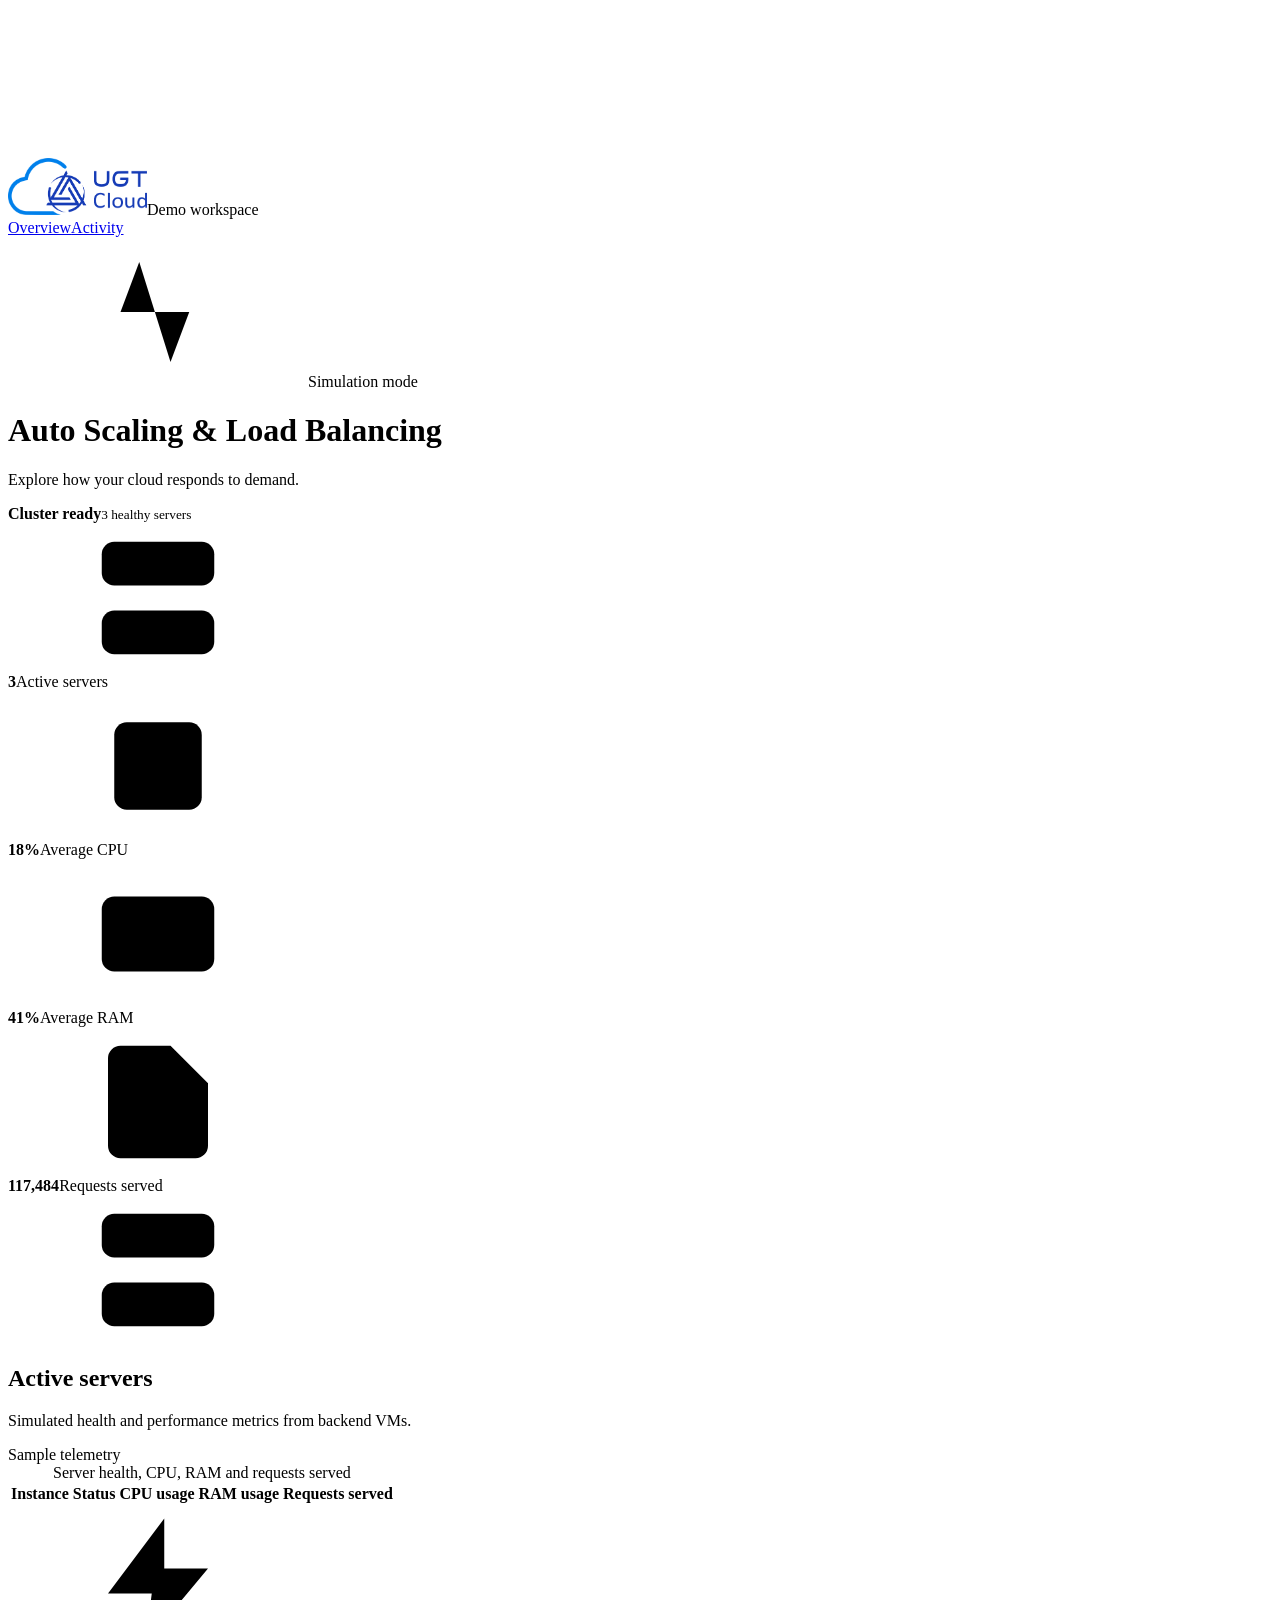
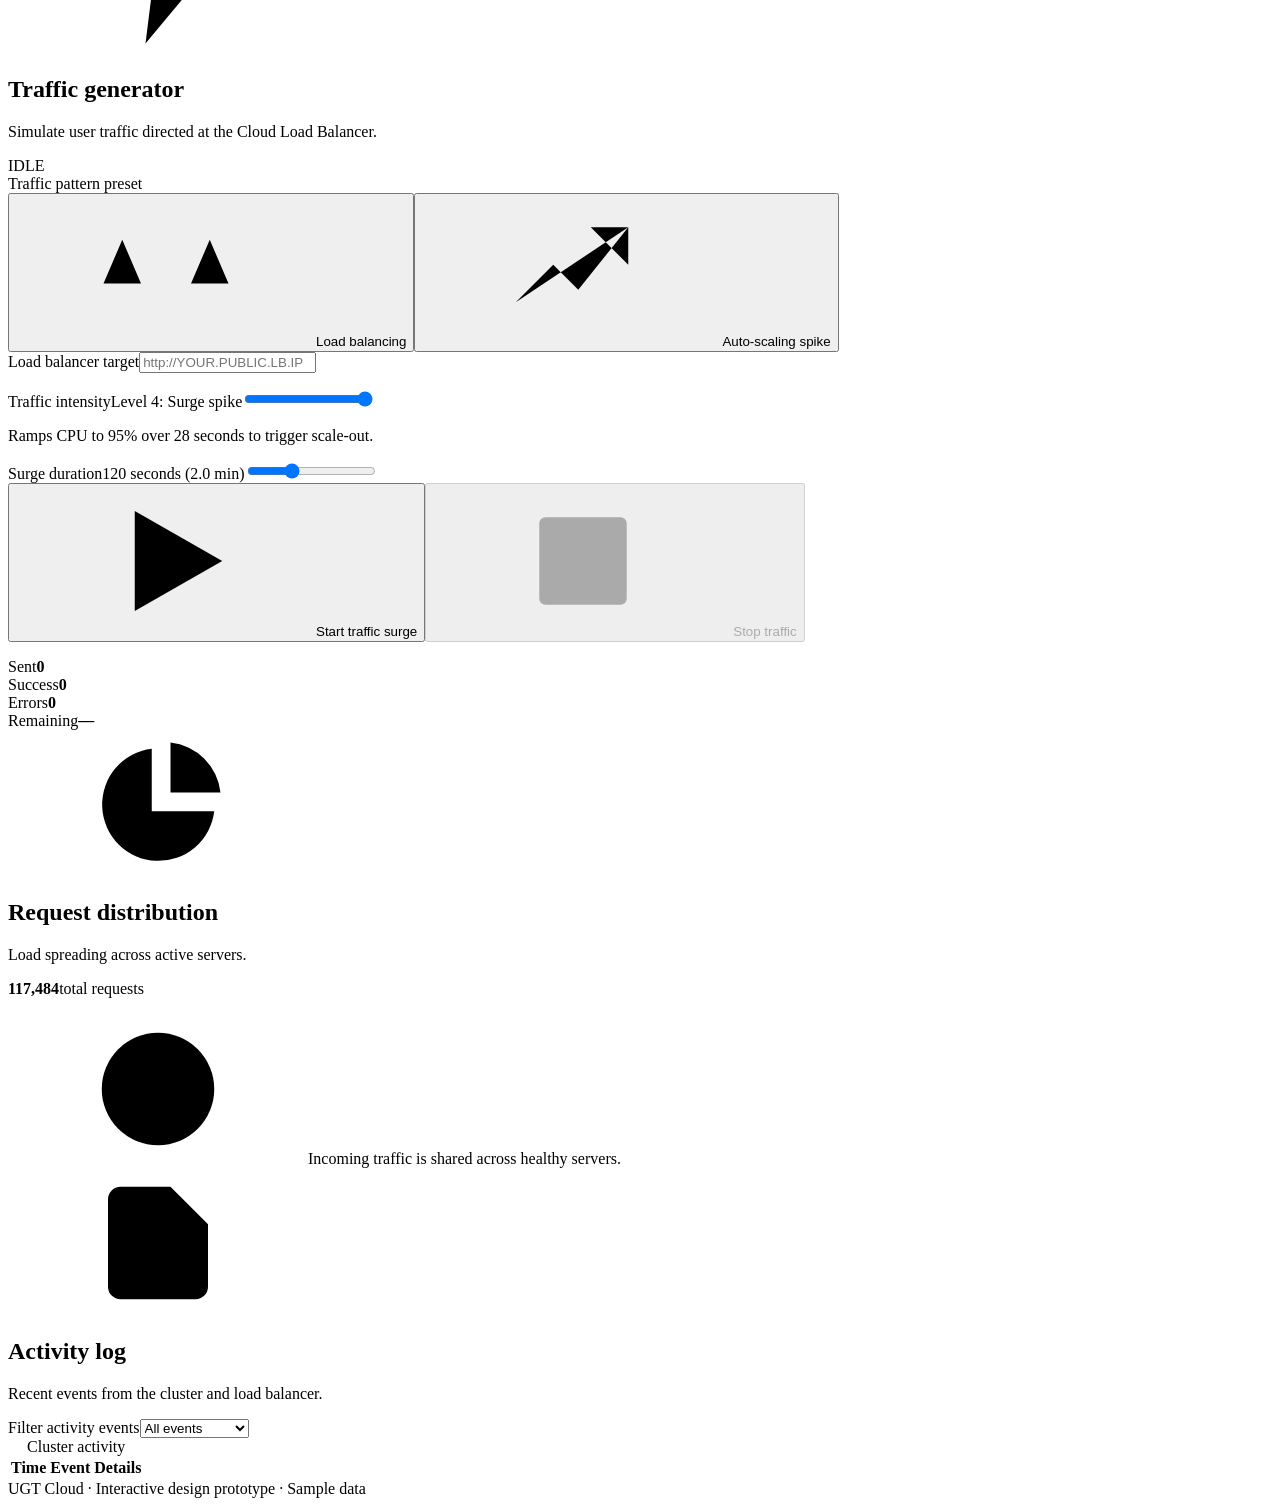
<file: _design_extract/_body.html>
</style></head><body>
<svg class="symbols" xmlns="http://www.w3.org/2000/svg" aria-hidden="true"><defs>
<symbol id="i-server" viewBox="0 0 24 24"><rect x="3" y="3" width="18" height="7" rx="2"/><rect x="3" y="14" width="18" height="7" rx="2"/><path d="M7 6.5h.01M7 17.5h.01M12 6.5h5M12 17.5h5"/></symbol>
<symbol id="i-cpu" viewBox="0 0 24 24"><rect x="5" y="5" width="14" height="14" rx="2"/><path d="M9 1v4m6-4v4M9 19v4m6-4v4M1 9h4m-4 6h4m14-6h4m-4 6h4"/><rect x="9" y="9" width="6" height="6" rx="1"/></symbol>
<symbol id="i-ram" viewBox="0 0 24 24"><rect x="3" y="6" width="18" height="12" rx="2"/><path d="M7 10v4m5-4v4m5-4v4M6 18v3m4-3v3m4-3v3m4-3v3"/></symbol>
<symbol id="i-file" viewBox="0 0 24 24"><path d="M14 3H6a2 2 0 0 0-2 2v14a2 2 0 0 0 2 2h12a2 2 0 0 0 2-2V9zM14 3v6h6M8 13h8m-8 4h6"/></symbol>
<symbol id="i-bolt" viewBox="0 0 24 24"><path d="m13 2-9 12h7l-1 8 10-12h-7z"/></symbol>
<symbol id="i-pie" viewBox="0 0 24 24"><path d="M21 13a9 9 0 1 1-10-10v10zM14 2a9 9 0 0 1 8 8h-8z"/></symbol>
<symbol id="i-trend" viewBox="0 0 24 24"><path d="m3 17 6-6 4 4 8-10m-6 0h6v6"/></symbol>
<symbol id="i-balance" viewBox="0 0 24 24"><path d="M12 3v18m-5 0h10M5 7h14M5 7l-3 7h6zm14 0-3 7h6z"/></symbol>
<symbol id="i-play" viewBox="0 0 24 24"><path d="m7 4 14 8-14 8z" fill="currentColor" stroke="none"/></symbol>
<symbol id="i-stop" viewBox="0 0 24 24"><rect x="5" y="5" width="14" height="14" rx="1" fill="currentColor" stroke="none"/></symbol>
<symbol id="i-info" viewBox="0 0 24 24"><circle cx="12" cy="12" r="9"/><path d="M12 11v6m0-10h.01"/></symbol>
<symbol id="i-pulse" viewBox="0 0 24 24"><path d="M2 12h4l3-8 5 16 3-8h5"/></symbol>
</defs></svg>
<header class="topbar"><div class="shell"><a href="https://ugt.cloud" target="_blank" rel="noopener noreferrer" aria-label="UGT Cloud website"><img class="logo" src="[data-uri]" alt="UGT Cloud" width="139" height="57"></a><span class="workspace">Demo workspace</span><nav aria-label="Page navigation"><a href="#overview" class="active">Overview</a><a href="#activity">Activity</a></nav><div class="mode" title="Local simulation — no requests are sent to the target"><svg class="icon" aria-hidden="true"><use href="#i-pulse"/></svg><span>Simulation mode</span></div></div></header>
<main class="shell" id="overview">
<div class="page-heading"><div><h1>Auto Scaling &amp; Load Balancing</h1><p>Explore how your cloud responds to demand.</p></div><div class="cluster-state" role="status"><strong><i class="dot" id="cluster-dot"></i><span id="cluster-title">Cluster ready</span></strong><small id="cluster-note">3 healthy servers</small></div></div>
<section class="metrics" aria-label="Cluster summary">
<div class="metric"><div class="metric-icon"><svg class="icon" aria-hidden="true"><use href="#i-server"/></svg></div><div><strong id="metric-servers">3</strong><span class="label">Active servers</span></div></div>
<div class="metric"><div class="metric-icon"><svg class="icon" aria-hidden="true"><use href="#i-cpu"/></svg></div><div><strong id="metric-cpu">18%</strong><span class="label">Average CPU</span></div></div>
<div class="metric"><div class="metric-icon"><svg class="icon" aria-hidden="true"><use href="#i-ram"/></svg></div><div><strong id="metric-ram">41%</strong><span class="label">Average RAM</span></div></div>
<div class="metric"><div class="metric-icon"><svg class="icon" aria-hidden="true"><use href="#i-file"/></svg></div><div><strong id="metric-requests">117,484</strong><span class="label">Requests served</span></div></div>
</section>
<section class="panel servers" aria-labelledby="servers-title"><div class="panel-heading"><div class="title-with-icon"><svg class="icon" aria-hidden="true"><use href="#i-server"/></svg><div><h2 id="servers-title">Active servers</h2><p class="panel-subtitle">Simulated health and performance metrics from backend VMs.</p></div></div><span class="caption" id="updated">Sample telemetry</span></div><div class="server-wrap"><table class="server-table"><caption class="sr-only">Server health, CPU, RAM and requests served</caption><thead><tr><th scope="col">Instance</th><th scope="col">Status</th><th scope="col">CPU usage</th><th scope="col">RAM usage</th><th scope="col">Requests served</th></tr></thead><tbody id="server-rows"></tbody></table></div></section>
<div class="two-col">
<section class="panel generator" aria-labelledby="traffic-title"><div class="panel-heading"><div class="title-with-icon"><svg class="icon" aria-hidden="true"><use href="#i-bolt"/></svg><div><h2 id="traffic-title">Traffic generator</h2><p class="panel-subtitle">Simulate user traffic directed at the Cloud Load Balancer.</p></div></div><span class="badge" id="traffic-status" role="status">IDLE</span></div>
<form id="traffic-form" novalidate><div class="form-group"><span class="field-label" id="presets-label">Traffic pattern preset</span><div class="presets" role="group" aria-labelledby="presets-label"><button type="button" class="preset" id="preset-balance" aria-pressed="false"><svg class="icon" aria-hidden="true"><use href="#i-balance"/></svg>Load balancing</button><button type="button" class="preset" id="preset-scale" aria-pressed="true"><svg class="icon" aria-hidden="true"><use href="#i-trend"/></svg>Auto-scaling spike</button></div></div>
<div class="form-group"><label for="target" class="field-label">Load balancer target</label><input type="url" id="target" placeholder="http://YOUR.PUBLIC.LB.IP" autocomplete="url" spellcheck="false" aria-describedby="target-error" aria-invalid="false"><p id="target-error" class="field-error" role="alert"></p></div>
<div class="form-group"><label for="intensity" class="field-label"><span>Traffic intensity</span><output id="intensity-value" for="intensity">Level 4: Surge spike</output></label><input type="range" id="intensity" min="1" max="4" step="1" value="4" aria-describedby="intensity-note"><p class="range-note" id="intensity-note">Ramps CPU to 95% over 28 seconds to trigger scale-out.</p></div>
<div class="form-group"><label for="duration" class="field-label"><span>Surge duration</span><output id="duration-value" for="duration">120 seconds (2.0 min)</output></label><input type="range" id="duration" min="30" max="300" step="15" value="120"></div>
<div class="actions"><button type="submit" class="btn primary" id="startBtn"><svg class="icon" aria-hidden="true"><use href="#i-play"/></svg>Start traffic surge</button><button type="button" class="btn secondary" id="stopBtn" disabled><svg class="icon" aria-hidden="true"><use href="#i-stop"/></svg>Stop traffic</button></div></form>
<div class="stats-strip" aria-label="Traffic statistics"><div class="stat"><span>Sent</span><strong id="stat-sent">0</strong></div><div class="stat success"><span>Success</span><strong id="stat-success">0</strong></div><div class="stat errors"><span>Errors</span><strong id="stat-errors">0</strong></div><div class="stat"><span>Remaining</span><strong id="stat-timeleft">—</strong></div></div>
</section>
<section class="panel distribution" aria-labelledby="distribution-title"><div class="panel-heading"><div class="title-with-icon"><svg class="icon" aria-hidden="true"><use href="#i-pie"/></svg><div><h2 id="distribution-title">Request distribution</h2><p class="panel-subtitle">Load spreading across active servers.</p></div></div></div><div class="chart-area"><div class="donut" id="donut" role="img" aria-label="117,484 requests distributed equally across three servers"><div class="donut-hole" aria-hidden="true"><strong id="chart-total">117,484</strong><span>total requests</span></div></div></div><ul class="legend" id="distribution-legend" aria-label="Requests per server"></ul><div class="info"><svg class="icon" aria-hidden="true"><use href="#i-info"/></svg><span>Incoming traffic is shared across healthy servers.</span></div></section>
</div>
<section class="panel activity" id="activity" aria-labelledby="activity-title"><div class="panel-heading"><div class="title-with-icon"><svg class="icon" aria-hidden="true"><use href="#i-file"/></svg><h2 id="activity-title">Activity log</h2><p class="panel-subtitle">Recent events from the cluster and load balancer.</p></div><label class="sr-only" for="event-filter">Filter activity events</label><select id="event-filter"><option value="all">All events</option><option value="health">Health checks</option><option value="traffic">Traffic events</option><option value="scale">Scaling events</option></select></div><table><caption class="sr-only">Cluster activity</caption><thead><tr><th scope="col">Time</th><th scope="col">Event</th><th scope="col">Details</th></tr></thead><tbody id="log-rows"></tbody></table></section>
<footer>UGT Cloud · Interactive design prototype · Sample data</footer><div id="announcements" class="sr-only" role="status" aria-live="polite"></div>
</main>
</file>
